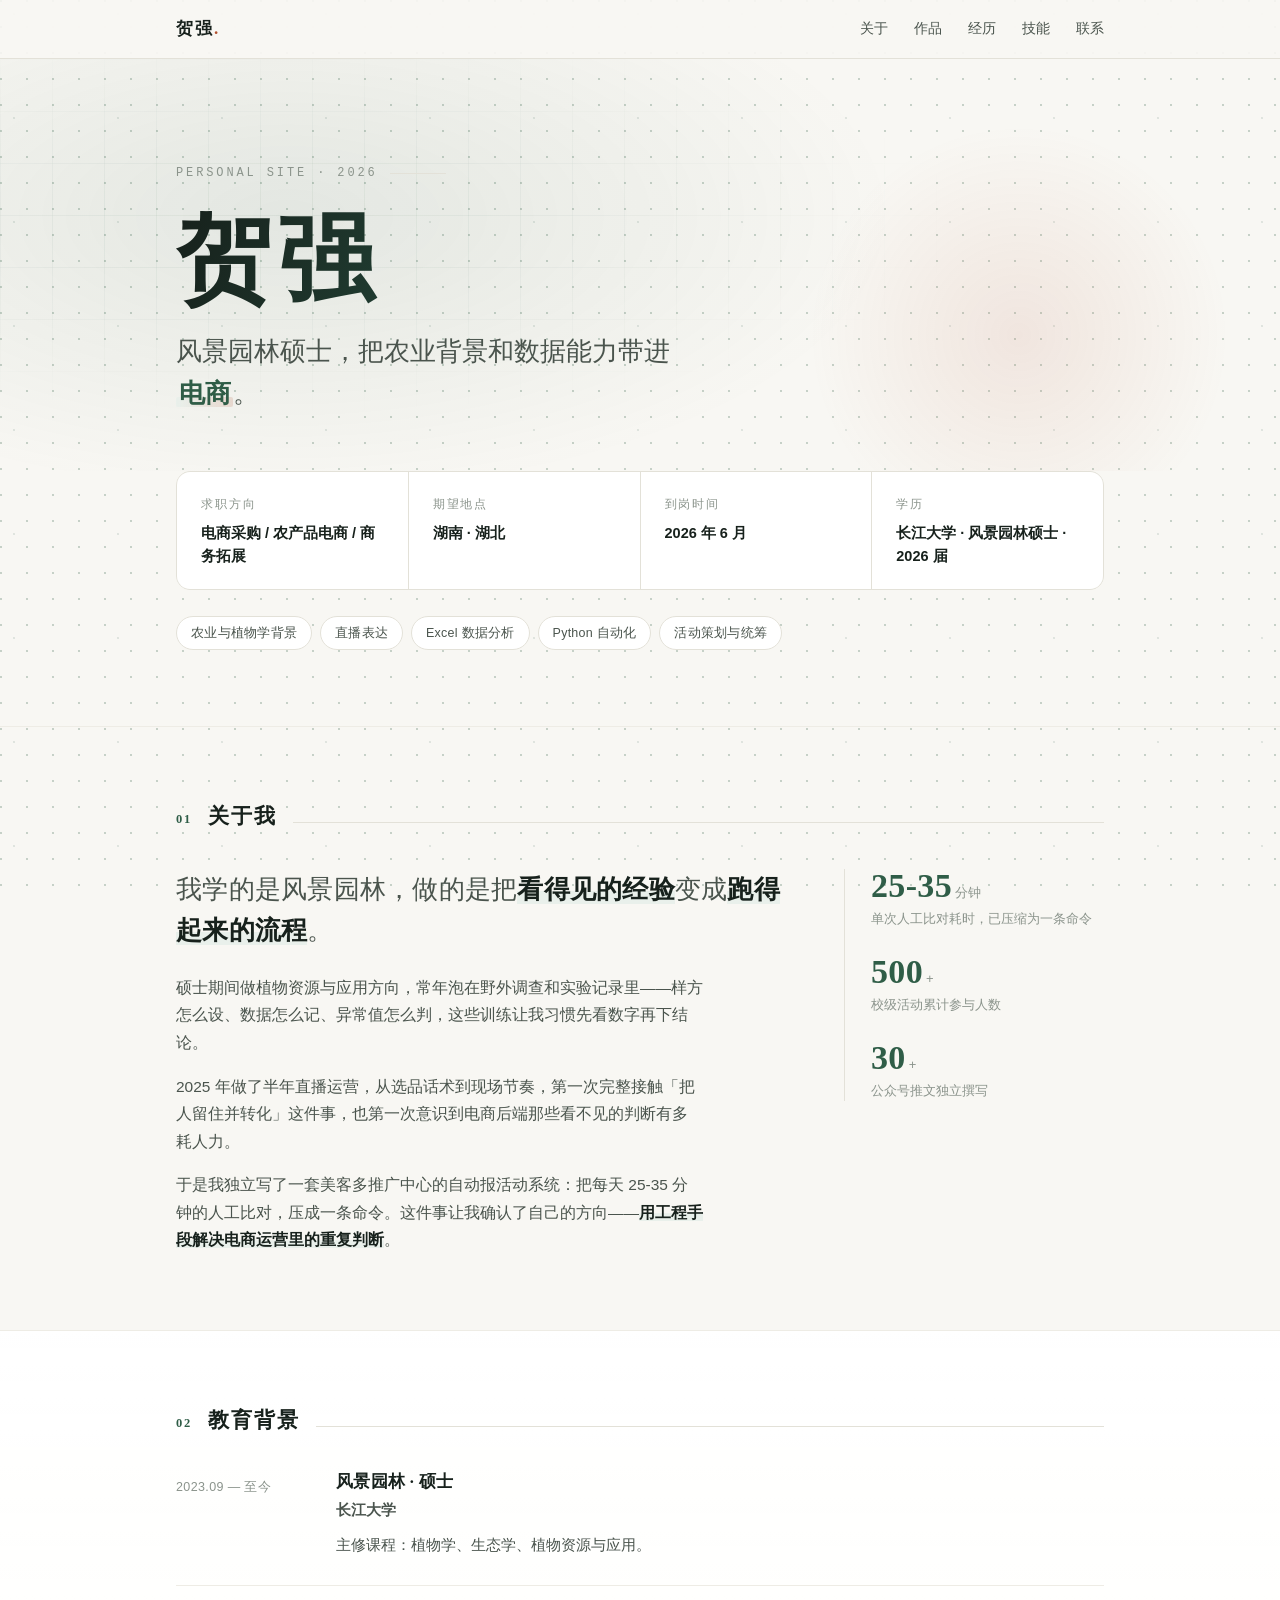
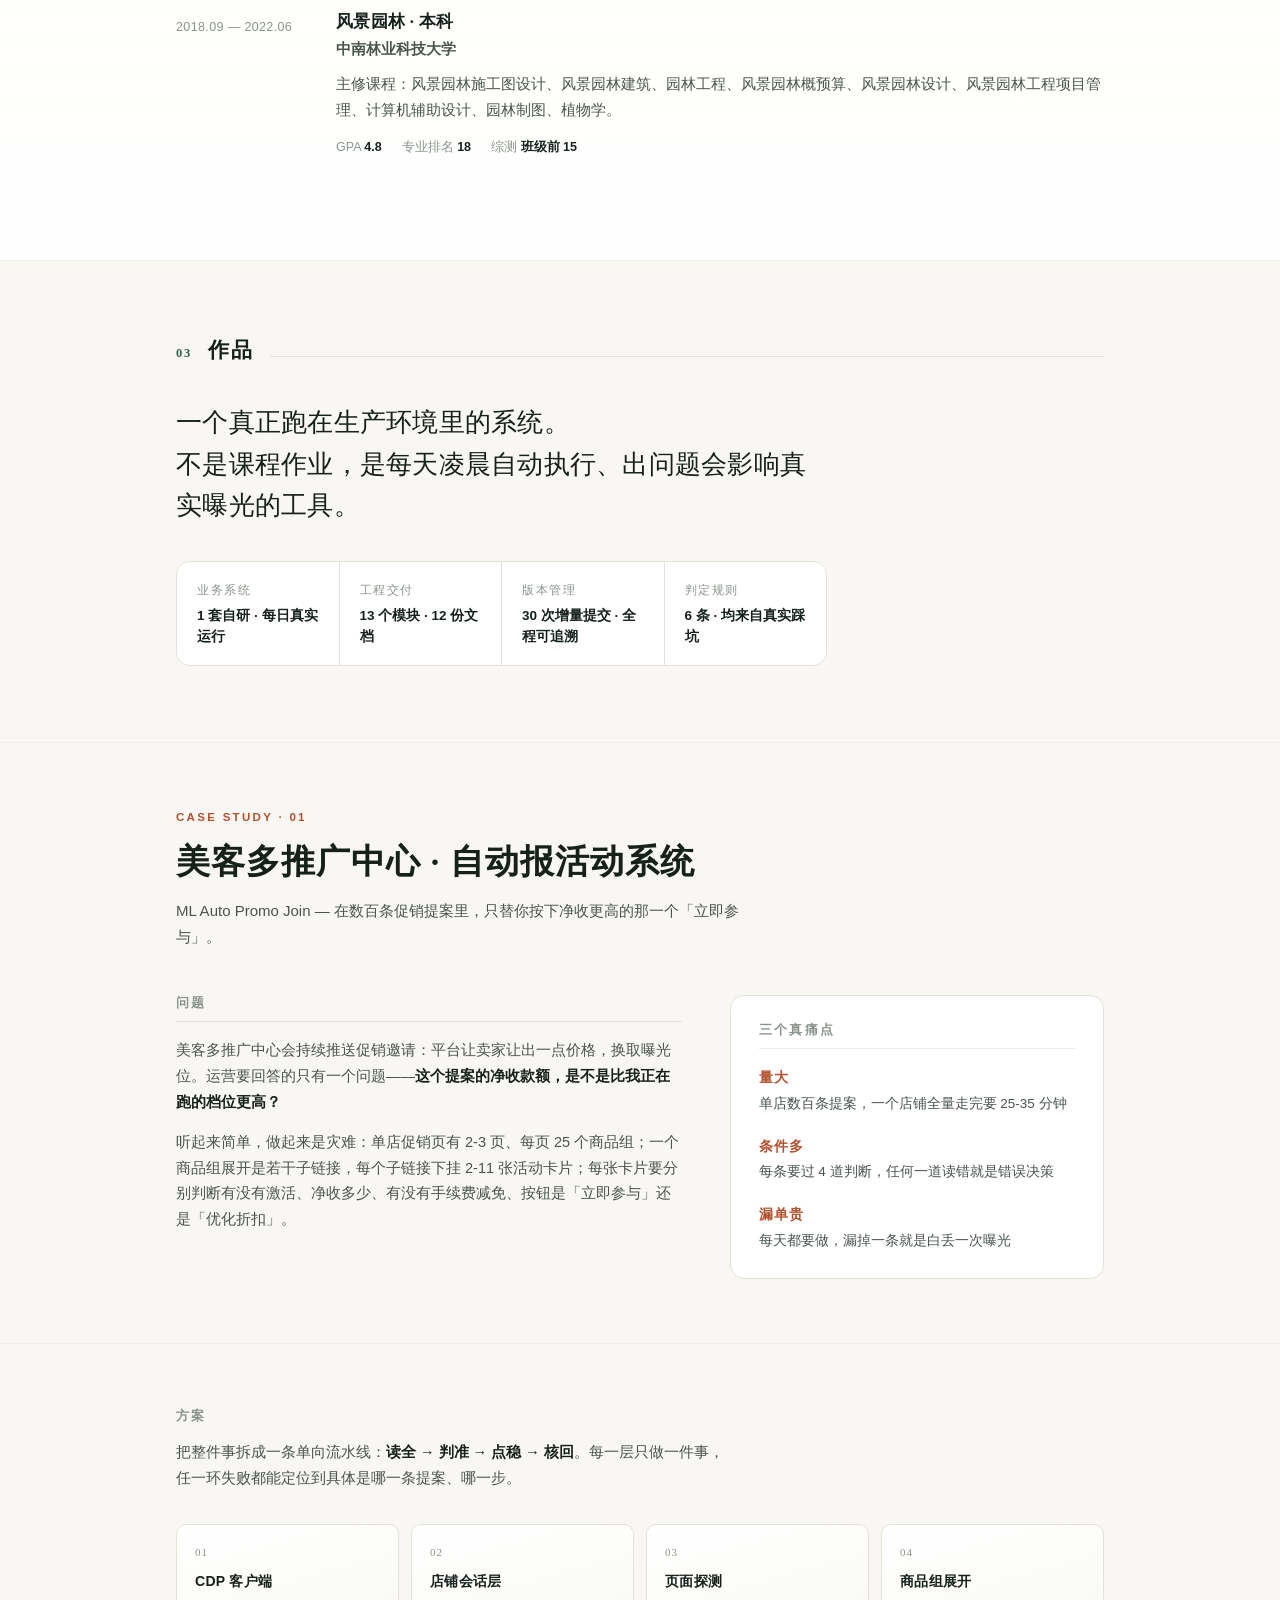
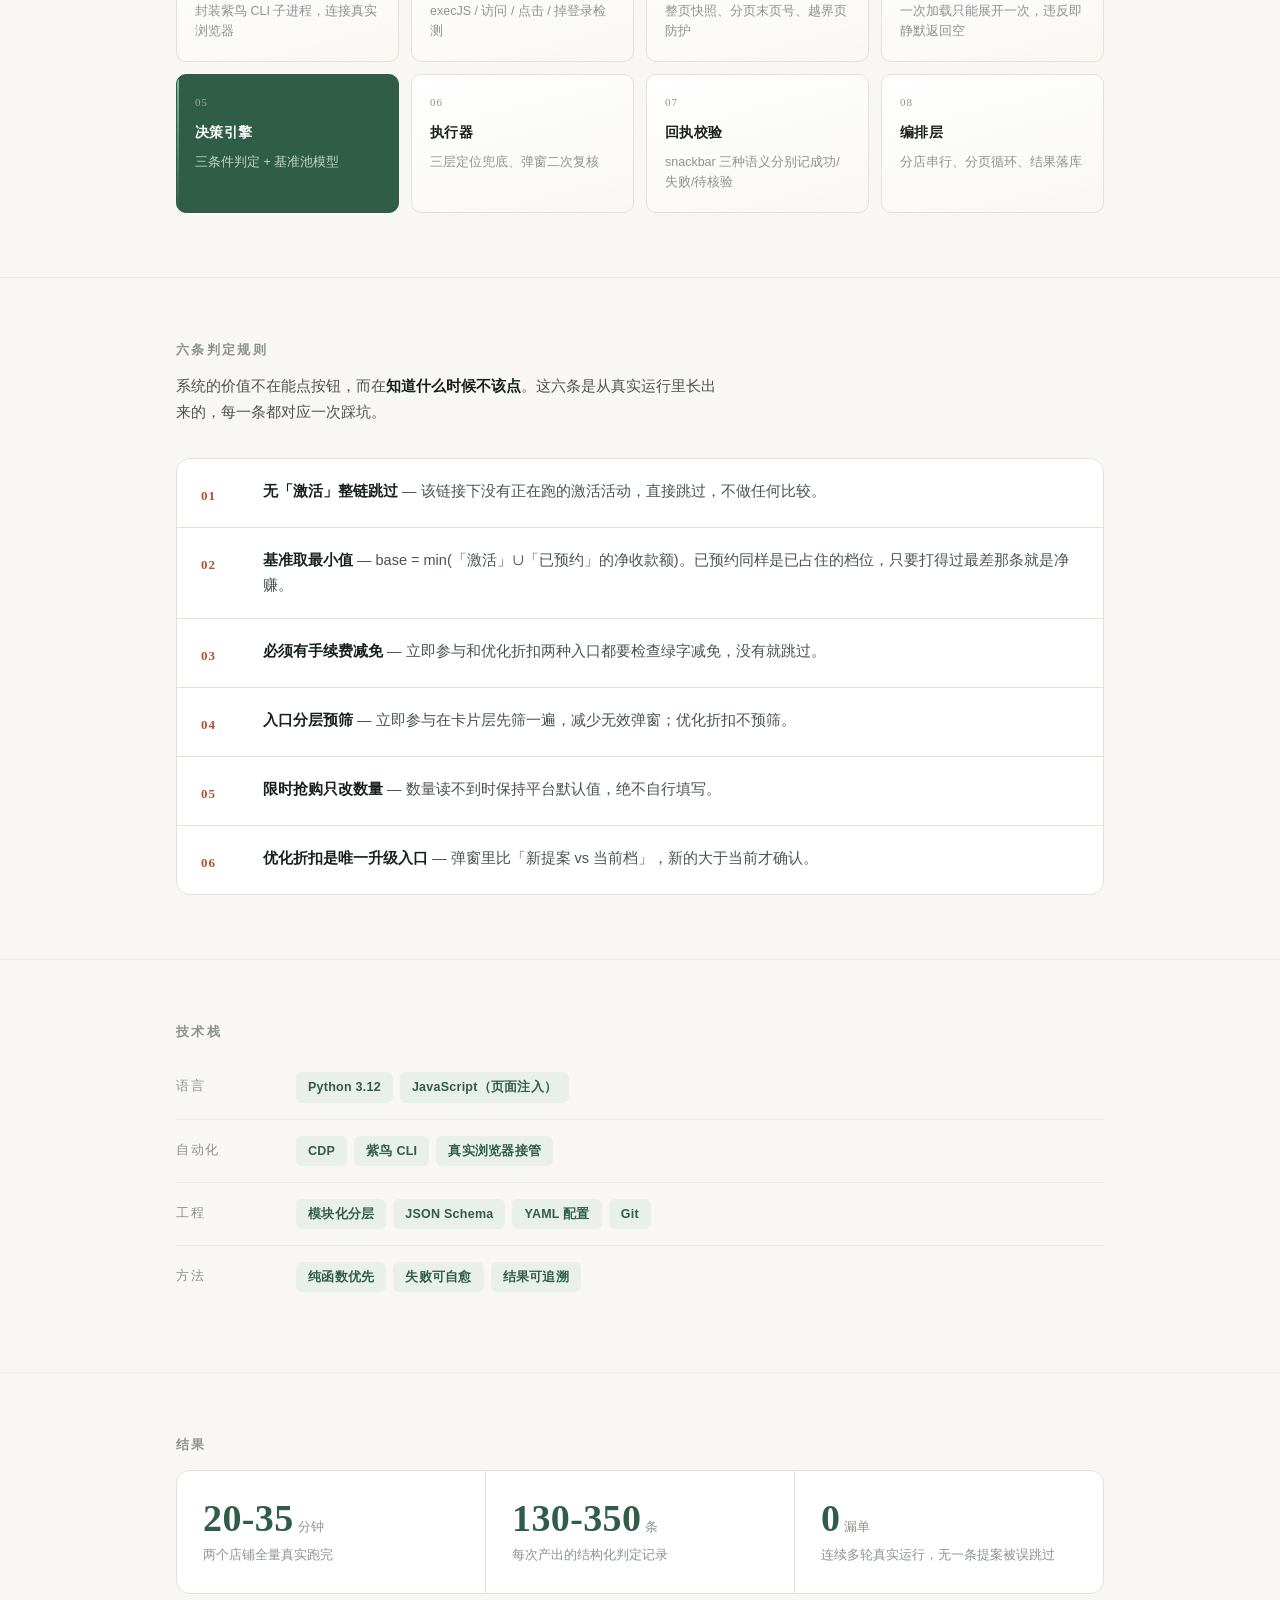
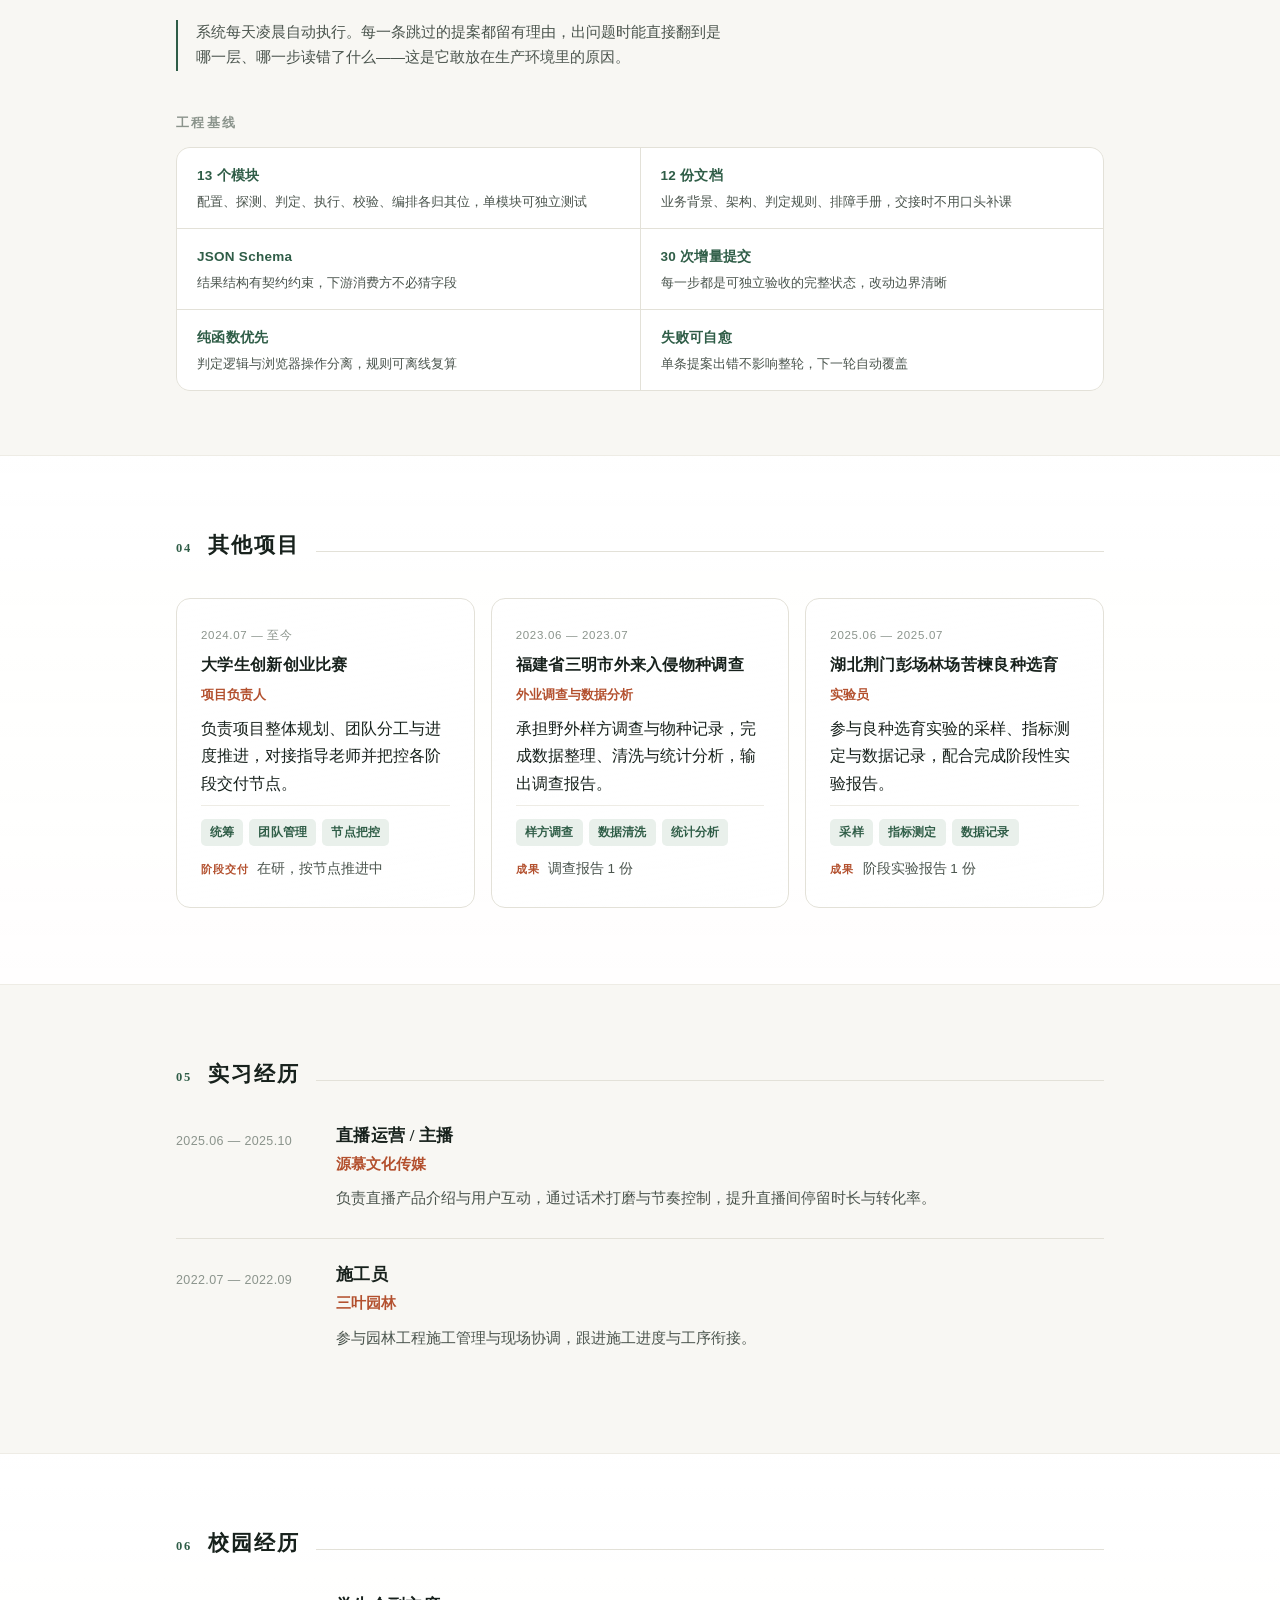
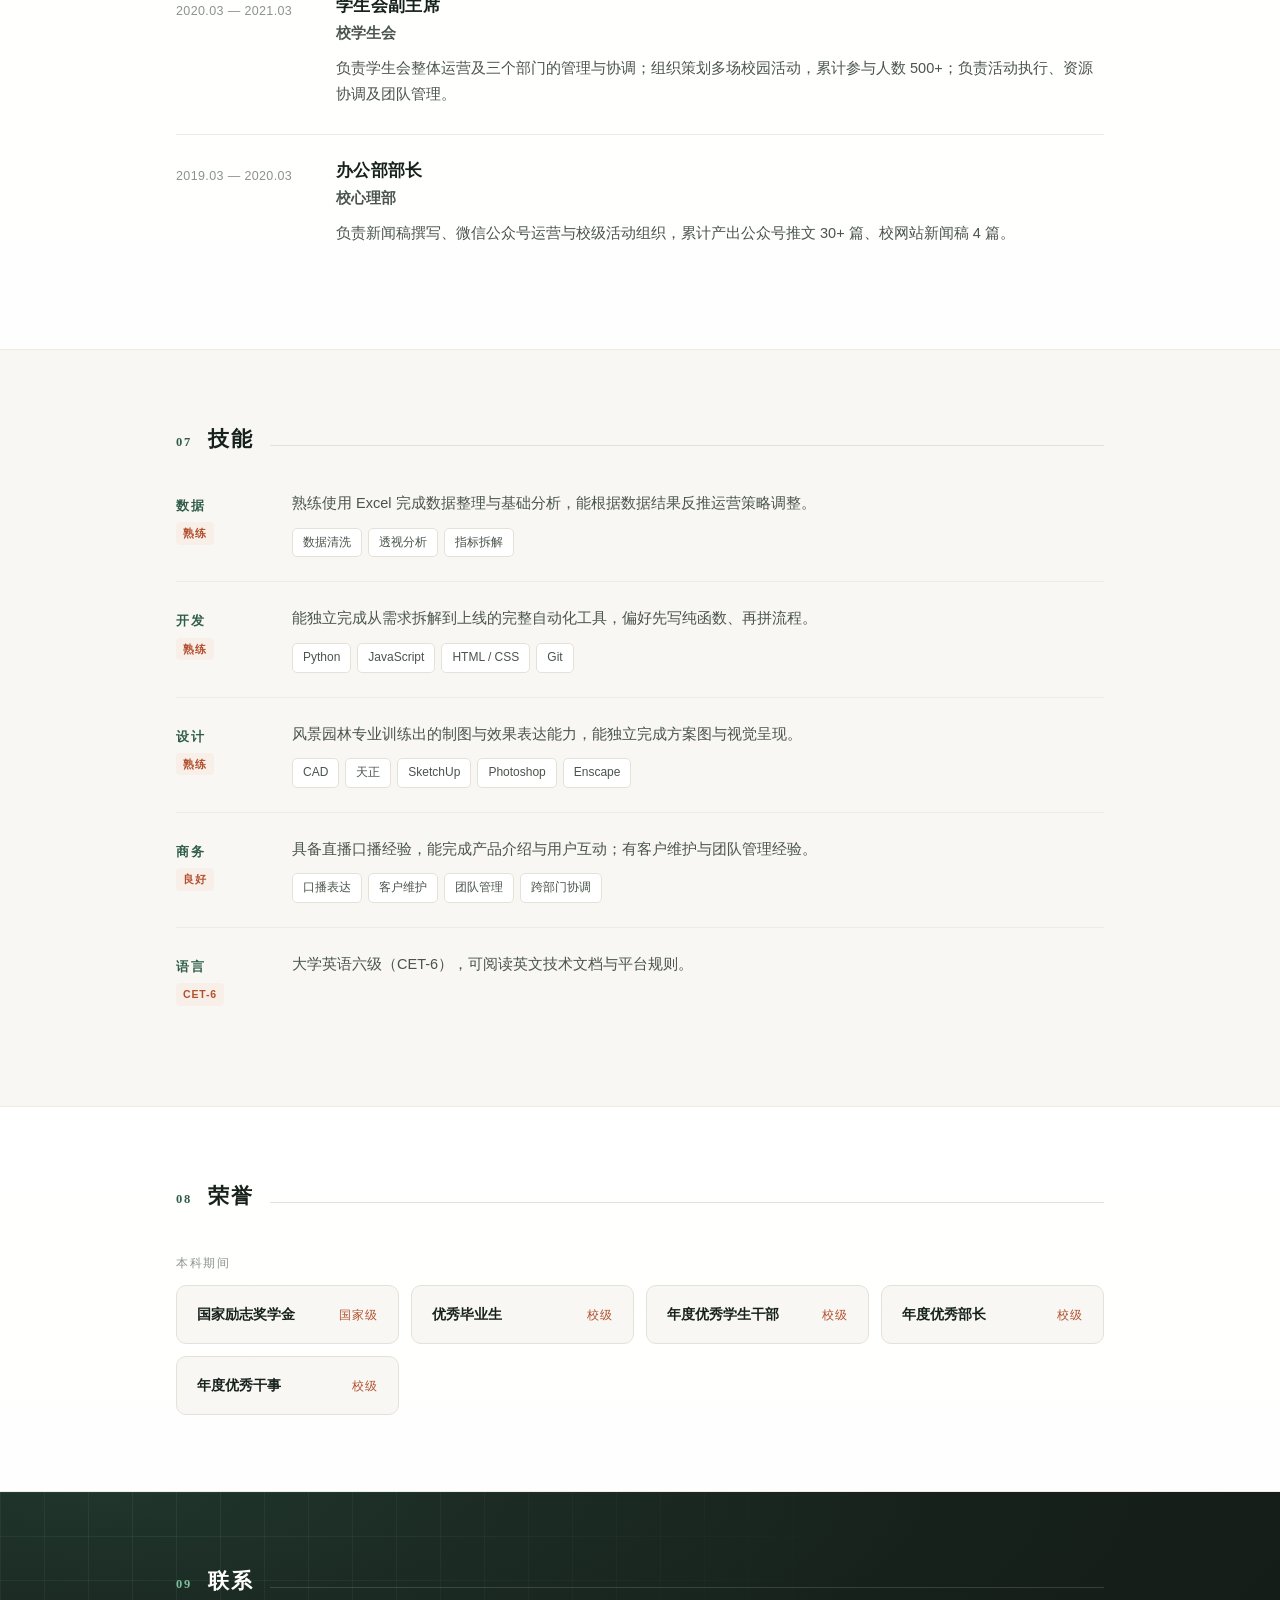
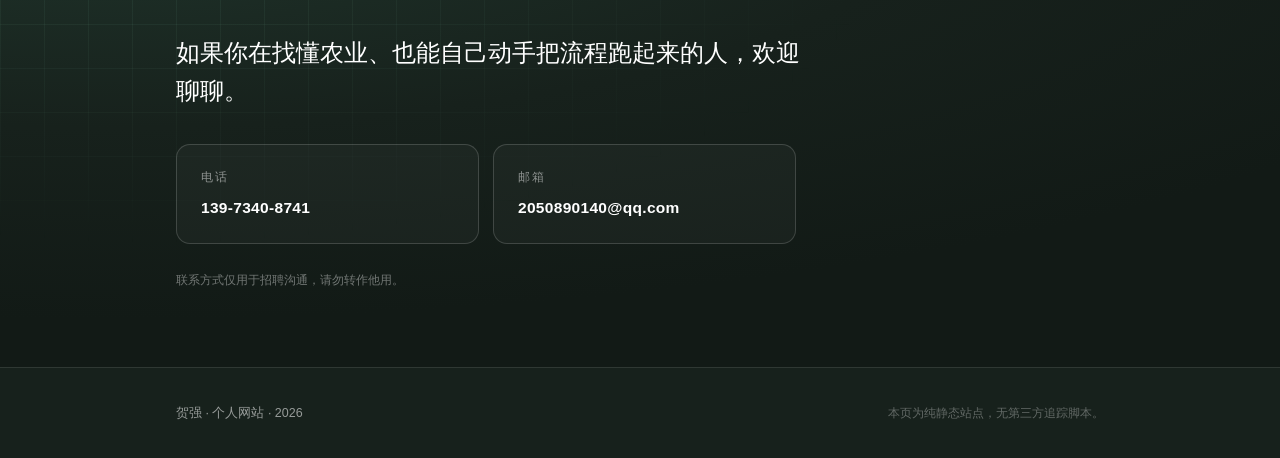
<file: index.html>
<!DOCTYPE html>
<html lang="zh-CN">
<head>
<meta charset="UTF-8">
<meta name="viewport" content="width=device-width, initial-scale=1.0">
<title>贺强 · 风景园林硕士 / 电商运营与自动化</title>
<meta name="description" content="贺强，长江大学风景园林硕士，求职方向电商采购、农产品电商、商务拓展。独立开发美客多推广中心自动报活动系统。">
<meta name="robots" content="noindex, nofollow">
<meta name="author" content="贺强">
<meta name="theme-color" content="#2f5d47">
<meta property="og:type" content="website">
<meta property="og:title" content="贺强 · 风景园林硕士 / 电商运营与自动化">
<meta property="og:description" content="长江大学风景园林硕士，求职方向电商采购、农产品电商、商务拓展。独立开发美客多推广中心自动报活动系统。">
<meta property="og:locale" content="zh_CN">
<meta name="twitter:card" content="summary">
<link rel="icon" href="data:image/svg+xml,%3Csvg xmlns='http://www.w3.org/2000/svg' viewBox='0 0 32 32'%3E%3Crect width='32' height='32' rx='7' fill='%232f5d47'/%3E%3Ctext x='16' y='22' font-size='16' font-family='Songti SC,serif' font-weight='700' fill='%23fff' text-anchor='middle'%3E贺%3C/text%3E%3C/svg%3E">
<link rel="stylesheet" href="assets/style.css">
<style>
/* 首屏关键 CSS：内联，保证 HTML 到达即可着色，不等外部样式表 */
.nav a.on{color:var(--accent);font-weight:600}
.nav a.on::after{transform:scaleX(1)}
.topbar{transition:transform .32s var(--ease),box-shadow .32s var(--ease)}
.topbar.hide{transform:translateY(-101%)}
.topbar.stuck{box-shadow:0 1px 12px rgba(23,33,28,.07)}

/* 底纹：科技网点，两层不同尺寸制造纵深（纯 CSS，零请求） */
body{
  background-color:var(--paper);
  background-image:
    radial-gradient(circle at 1px 1px,rgba(47,93,71,.10) 1px,transparent 0),
    radial-gradient(circle at 1px 1px,rgba(47,93,71,.05) 1px,transparent 0);
  background-size:26px 26px,104px 104px;
  background-position:0 0,13px 13px;
  background-attachment:fixed;
}

.cue{
  display:none;
  align-items:center;
  gap:9px;
  margin-top:30px;
  font-size:12px;
  letter-spacing:.16em;
  color:var(--ink-3);
}
.cue i{
  display:block;
  width:1px;height:26px;
  background:linear-gradient(var(--ink-3),transparent);
  animation:cueDrop 2s var(--ease) infinite;
}
@keyframes cueDrop{0%,100%{opacity:.25;transform:scaleY(.5)}50%{opacity:1;transform:scaleY(1)}}

.to-top{
  position:fixed;
  right:24px;
  bottom:24px;
  z-index:55;
  width:42px;height:42px;
  display:grid;
  place-items:center;
  border-radius:50%;
  border:1px solid var(--line);
  background:rgba(255,255,255,.94);
  -webkit-backdrop-filter:blur(8px);
  backdrop-filter:blur(8px);
  color:var(--accent);
  font-size:15px;
  box-shadow:0 4px 16px rgba(23,33,28,.12);
  opacity:0;
  transform:translateY(10px) scale(.92);
  pointer-events:none;
  transition:opacity .26s var(--ease),transform .26s var(--ease),border-color .2s var(--ease);
}
.to-top.on{opacity:1;transform:none;pointer-events:auto}
.to-top:hover{border-color:var(--accent)}
.to-top:focus-visible{outline-color:var(--accent)}

@media (max-width:640px){
  .cue{display:flex}
  .to-top{width:38px;height:38px;right:16px;bottom:16px}
}
</style>
</head>
<body>
<a class="skip-link" href="#top">跳到主要内容</a>
<header class="topbar">
    <div class="topbar-in">
      <a class="brand" href="#top">贺强<span class="brand-dot">.</span></a>
      <nav class="nav" aria-label="主导航">
        <a href="#about">关于</a>
        <a href="#work">作品</a>
        <a href="#path">经历</a>
        <a href="#skills">技能</a>
        <a href="#contact">联系</a>
      </nav>
    </div>
    <div class="progress" aria-hidden="true"><i></i></div>
  </header>

  <main id="top">
    <section class="hero">
      <canvas class="hero-canvas" aria-hidden="true"></canvas>
      <div class="hero-glow" aria-hidden="true"></div>
      <div class="wrap">
        <p class="kicker">Personal Site · 2026</p>
        <h1 class="hero-name">贺强</h1>
        <p class="hero-role">风景园林硕士，把农业背景和数据能力带进<em>电商</em>。</p>
        <p class="cue" aria-hidden="true"><i></i>向下滚动</p>
      </div>
    </section>

<section class="hero-meta">
  <div class="wrap">
    <dl class="facts">
      <div><dt>求职方向</dt><dd>电商采购 / 农产品电商 / 商务拓展</dd></div>
      <div><dt>期望地点</dt><dd>湖南 · 湖北</dd></div>
      <div><dt>到岗时间</dt><dd>2026 年 6 月</dd></div>
      <div><dt>学历</dt><dd>长江大学 · 风景园林硕士 · 2026 届</dd></div>
    </dl>
    <ul class="chips">
      <li>农业与植物学背景</li>
      <li>直播表达</li>
      <li>Excel 数据分析</li>
      <li>Python 自动化</li>
      <li>活动策划与统筹</li>
    </ul>
  </div>
</section>

<section id="about" class="sec">
  <div class="wrap">
    <div class="sec-head">
      <span class="sec-idx">01</span>
      <h2>关于我</h2>
      <i class="rule"></i>
    </div>
    <div class="about">
      <div class="about-text">
        <p class="lead">我学的是风景园林，做的是把<strong>看得见的经验</strong>变成<strong>跑得起来的流程</strong>。</p>
        <p>硕士期间做植物资源与应用方向，常年泡在野外调查和实验记录里——样方怎么设、数据怎么记、异常值怎么判，这些训练让我习惯先看数字再下结论。</p>
        <p>2025 年做了半年直播运营，从选品话术到现场节奏，第一次完整接触「把人留住并转化」这件事，也第一次意识到电商后端那些看不见的判断有多耗人力。</p>
        <p>于是我独立写了一套美客多推广中心的自动报活动系统：把每天 25-35 分钟的人工比对，压成一条命令。这件事让我确认了自己的方向——<strong>用工程手段解决电商运营里的重复判断</strong>。</p>
      </div>
      <aside class="about-side">
        <div class="side-item">
          <span class="side-num">25-35<em>分钟</em></span>
          <span class="side-label">单次人工比对耗时，已压缩为一条命令</span>
        </div>
        <div class="side-item">
          <span class="side-num">500<em>+</em></span>
          <span class="side-label">校级活动累计参与人数</span>
        </div>
        <div class="side-item">
          <span class="side-num">30<em>+</em></span>
          <span class="side-label">公众号推文独立撰写</span>
        </div>
      </aside>
    </div>
  </div>
</section>

<section id="edu" class="sec sec-alt">
  <div class="wrap">
    <div class="sec-head">
      <span class="sec-idx">02</span>
      <h2>教育背景</h2>
      <i class="rule"></i>
    </div>
    <div class="timeline">
      <article class="tl-item">
        <div class="tl-when">2023.09 — 至今</div>
        <div class="tl-body">
          <h3>风景园林 · 硕士</h3>
          <p class="tl-org">长江大学</p>
          <p>主修课程：植物学、生态学、植物资源与应用。</p>
        </div>
      </article>
      <article class="tl-item">
        <div class="tl-when">2018.09 — 2022.06</div>
        <div class="tl-body">
          <h3>风景园林 · 本科</h3>
          <p class="tl-org">中南林业科技大学</p>
          <p>主修课程：风景园林施工图设计、风景园林建筑、园林工程、风景园林概预算、风景园林设计、风景园林工程项目管理、计算机辅助设计、园林制图、植物学。</p>
          <ul class="metrics">
            <li>GPA <b>4.8</b></li>
            <li>专业排名 <b>18</b></li>
            <li>综测 <b>班级前 15</b></li>
          </ul>
        </div>
      </article>
    </div>
  </div>
</section>

<section id="work" class="sec">
  <div class="wrap">
    <div class="sec-head">
      <span class="sec-idx">03</span>
      <h2>作品</h2>
      <i class="rule"></i>
    </div>
    <div class="work-intro">
      <p class="lead">一个真正跑在生产环境里的系统。<br>不是课程作业，是每天凌晨自动执行、出问题会影响真实曝光的工具。</p>
      <dl class="work-stats">
        <div><dt>业务系统</dt><dd>1 套自研 · 每日真实运行</dd></div>
        <div><dt>工程交付</dt><dd>13 个模块 · 12 份文档</dd></div>
        <div><dt>版本管理</dt><dd>30 次增量提交 · 全程可追溯</dd></div>
        <div><dt>判定规则</dt><dd>6 条 · 均来自真实踩坑</dd></div>
      </dl>
    </div>
  </div>
</section>

<section class="sec project">
  <div class="wrap">
    <article class="case">
      <header class="case-head">
        <p class="case-kicker">Case Study · 01</p>
        <h3 class="case-title">美客多推广中心 · 自动报活动系统</h3>
        <p class="case-sub">ML Auto Promo Join — 在数百条促销提案里，只替你按下净收更高的那一个「立即参与」。</p>
      </header>

      <div class="case-grid">
        <div class="case-block">
          <h4>问题</h4>
          <p>美客多推广中心会持续推送促销邀请：平台让卖家让出一点价格，换取曝光位。运营要回答的只有一个问题——<strong>这个提案的净收款额，是不是比我正在跑的档位更高？</strong></p>
          <p>听起来简单，做起来是灾难：单店促销页有 2-3 页、每页 25 个商品组；一个商品组展开是若干子链接，每个子链接下挂 2-11 张活动卡片；每张卡片要分别判断有没有激活、净收多少、有没有手续费减免、按钮是「立即参与」还是「优化折扣」。</p>
        </div>
        <div class="case-block case-pain">
          <h4>三个真痛点</h4>
          <ul class="pain-list">
            <li><b>量大</b><span>单店数百条提案，一个店铺全量走完要 25-35 分钟</span></li>
            <li><b>条件多</b><span>每条要过 4 道判断，任何一道读错就是错误决策</span></li>
            <li><b>漏单贵</b><span>每天都要做，漏掉一条就是白丢一次曝光</span></li>
          </ul>
        </div>
      </div>
    </article>
  </div>
</section>

<section class="sec project">
  <div class="wrap">
    <article class="case">
      <h4 class="block-title">方案</h4>
      <p>把整件事拆成一条单向流水线：<strong>读全 → 判准 → 点稳 → 核回</strong>。每一层只做一件事，任一环失败都能定位到具体是哪一条提案、哪一步。</p>

      <ol class="flow" aria-label="系统架构流程">
        <li class="flow-node"><b>CDP 客户端</b><span>封装紫鸟 CLI 子进程，连接真实浏览器</span></li>
        <li class="flow-node"><b>店铺会话层</b><span>execJS / 访问 / 点击 / 掉登录检测</span></li>
        <li class="flow-node"><b>页面探测</b><span>整页快照、分页末页号、越界页防护</span></li>
        <li class="flow-node"><b>商品组展开</b><span>一次加载只能展开一次，违反即静默返回空</span></li>
        <li class="flow-node flow-hi"><b>决策引擎</b><span>三条件判定 + 基准池模型</span></li>
        <li class="flow-node"><b>执行器</b><span>三层定位兜底、弹窗二次复核</span></li>
        <li class="flow-node"><b>回执校验</b><span>snackbar 三种语义分别记成功/失败/待核验</span></li>
        <li class="flow-node"><b>编排层</b><span>分店串行、分页循环、结果落库</span></li>
      </ol>
    </article>
  </div>
</section>

<section class="sec project">
  <div class="wrap">
    <article class="case">
      <h4 class="block-title">六条判定规则</h4>
      <p>系统的价值不在能点按钮，而在<strong>知道什么时候不该点</strong>。这六条是从真实运行里长出来的，每一条都对应一次踩坑。</p>
      <ol class="rules">
        <li><span class="rn">01</span><p><b>无「激活」整链跳过</b> — 该链接下没有正在跑的激活活动，直接跳过，不做任何比较。</p></li>
        <li><span class="rn">02</span><p><b>基准取最小值</b> — base = min(「激活」∪「已预约」的净收款额)。已预约同样是已占住的档位，只要打得过最差那条就是净赚。</p></li>
        <li><span class="rn">03</span><p><b>必须有手续费减免</b> — 立即参与和优化折扣两种入口都要检查绿字减免，没有就跳过。</p></li>
        <li><span class="rn">04</span><p><b>入口分层预筛</b> — 立即参与在卡片层先筛一遍，减少无效弹窗；优化折扣不预筛。</p></li>
        <li><span class="rn">05</span><p><b>限时抢购只改数量</b> — 数量读不到时保持平台默认值，绝不自行填写。</p></li>
        <li><span class="rn">06</span><p><b>优化折扣是唯一升级入口</b> — 弹窗里比「新提案 vs 当前档」，新的大于当前才确认。</p></li>
      </ol>
    </article>
  </div>
</section>

<section class="sec project">
  <div class="wrap">
    <article class="case">
      <h4 class="block-title">技术栈</h4>
      <div class="stack">
        <div class="stack-row"><span>语言</span><ul><li>Python 3.12</li><li>JavaScript（页面注入）</li></ul></div>
        <div class="stack-row"><span>自动化</span><ul><li>CDP</li><li>紫鸟 CLI</li><li>真实浏览器接管</li></ul></div>
        <div class="stack-row"><span>工程</span><ul><li>模块化分层</li><li>JSON Schema</li><li>YAML 配置</li><li>Git</li></ul></div>
        <div class="stack-row"><span>方法</span><ul><li>纯函数优先</li><li>失败可自愈</li><li>结果可追溯</li></ul></div>
      </div>
    </article>
  </div>
</section>

<section class="sec project">
  <div class="wrap">
    <article class="case">
      <h4 class="block-title">结果</h4>
      <div class="result-grid">
        <div class="res"><b>20-35<em>分钟</em></b><span>两个店铺全量真实跑完</span></div>
        <div class="res"><b>130-350<em>条</em></b><span>每次产出的结构化判定记录</span></div>
        <div class="res"><b>0<em>漏单</em></b><span>连续多轮真实运行，无一条提案被误跳过</span></div>
      </div>
      <p class="res-note">系统每天凌晨自动执行。每一条跳过的提案都留有理由，出问题时能直接翻到是哪一层、哪一步读错了什么——这是它敢放在生产环境里的原因。</p>

      <h4 class="block-title sub-title">工程基线</h4>
      <ul class="eng-list">
        <li><b>13 个模块</b><span>配置、探测、判定、执行、校验、编排各归其位，单模块可独立测试</span></li>
        <li><b>12 份文档</b><span>业务背景、架构、判定规则、排障手册，交接时不用口头补课</span></li>
        <li><b>JSON Schema</b><span>结果结构有契约约束，下游消费方不必猜字段</span></li>
        <li><b>30 次增量提交</b><span>每一步都是可独立验收的完整状态，改动边界清晰</span></li>
        <li><b>纯函数优先</b><span>判定逻辑与浏览器操作分离，规则可离线复算</span></li>
        <li><b>失败可自愈</b><span>单条提案出错不影响整轮，下一轮自动覆盖</span></li>
      </ul>
    </article>
  </div>
</section>

<section class="sec sec-alt">
  <div class="wrap">
    <div class="sec-head">
      <span class="sec-idx">04</span>
      <h2>其他项目</h2>
      <i class="rule"></i>
    </div>
    <div class="cards">
      <article class="card">
        <p class="card-when">2024.07 — 至今</p>
        <h3>大学生创新创业比赛</h3>
        <p class="card-role">项目负责人</p>
        <p>负责项目整体规划、团队分工与进度推进，对接指导老师并把控各阶段交付节点。</p>
        <p class="card-meta"><span>统筹</span><span>团队管理</span><span>节点把控</span></p>
        <p class="card-out"><b>阶段交付</b>在研，按节点推进中</p>
      </article>
      <article class="card">
        <p class="card-when">2023.06 — 2023.07</p>
        <h3>福建省三明市外来入侵物种调查</h3>
        <p class="card-role">外业调查与数据分析</p>
        <p>承担野外样方调查与物种记录，完成数据整理、清洗与统计分析，输出调查报告。</p>
        <p class="card-meta"><span>样方调查</span><span>数据清洗</span><span>统计分析</span></p>
        <p class="card-out"><b>成果</b>调查报告 1 份</p>
      </article>
      <article class="card">
        <p class="card-when">2025.06 — 2025.07</p>
        <h3>湖北荆门彭场林场苦楝良种选育</h3>
        <p class="card-role">实验员</p>
        <p>参与良种选育实验的采样、指标测定与数据记录，配合完成阶段性实验报告。</p>
        <p class="card-meta"><span>采样</span><span>指标测定</span><span>数据记录</span></p>
        <p class="card-out"><b>成果</b>阶段实验报告 1 份</p>
      </article>
    </div>
  </div>
</section>

<section id="path" class="sec">
  <div class="wrap">
    <div class="sec-head">
      <span class="sec-idx">05</span>
      <h2>实习经历</h2>
      <i class="rule"></i>
    </div>
    <div class="timeline">
      <article class="tl-item">
        <div class="tl-when">2025.06 — 2025.10</div>
        <div class="tl-body">
          <h3>直播运营 / 主播</h3>
          <p class="tl-org">源慕文化传媒</p>
          <p>负责直播产品介绍与用户互动，通过话术打磨与节奏控制，提升直播间停留时长与转化率。</p>
        </div>
      </article>
      <article class="tl-item">
        <div class="tl-when">2022.07 — 2022.09</div>
        <div class="tl-body">
          <h3>施工员</h3>
          <p class="tl-org">三叶园林</p>
          <p>参与园林工程施工管理与现场协调，跟进施工进度与工序衔接。</p>
        </div>
      </article>
    </div>
  </div>
</section>

<section class="sec sec-alt">
  <div class="wrap">
    <div class="sec-head">
      <span class="sec-idx">06</span>
      <h2>校园经历</h2>
      <i class="rule"></i>
    </div>
    <div class="timeline">
      <article class="tl-item">
        <div class="tl-when">2020.03 — 2021.03</div>
        <div class="tl-body">
          <h3>学生会副主席</h3>
          <p class="tl-org">校学生会</p>
          <p>负责学生会整体运营及三个部门的管理与协调；组织策划多场校园活动，累计参与人数 500+；负责活动执行、资源协调及团队管理。</p>
        </div>
      </article>
      <article class="tl-item">
        <div class="tl-when">2019.03 — 2020.03</div>
        <div class="tl-body">
          <h3>办公部部长</h3>
          <p class="tl-org">校心理部</p>
          <p>负责新闻稿撰写、微信公众号运营与校级活动组织，累计产出公众号推文 30+ 篇、校网站新闻稿 4 篇。</p>
        </div>
      </article>
    </div>
  </div>
</section>

<section id="skills" class="sec">
  <div class="wrap">
    <div class="sec-head">
      <span class="sec-idx">07</span>
      <h2>技能</h2>
      <i class="rule"></i>
    </div>
    <div class="skill-matrix">
      <div class="sm-row">
        <span class="sm-key">数据<em>熟练</em></span>
        <div class="sm-val">
          <p>熟练使用 Excel 完成数据整理与基础分析，能根据数据结果反推运营策略调整。</p>
          <ul class="mini"><li>数据清洗</li><li>透视分析</li><li>指标拆解</li></ul>
        </div>
      </div>
      <div class="sm-row">
        <span class="sm-key">开发<em>熟练</em></span>
        <div class="sm-val">
          <p>能独立完成从需求拆解到上线的完整自动化工具，偏好先写纯函数、再拼流程。</p>
          <ul class="mini"><li>Python</li><li>JavaScript</li><li>HTML / CSS</li><li>Git</li></ul>
        </div>
      </div>
      <div class="sm-row">
        <span class="sm-key">设计<em>熟练</em></span>
        <div class="sm-val">
          <p>风景园林专业训练出的制图与效果表达能力，能独立完成方案图与视觉呈现。</p>
          <ul class="mini"><li>CAD</li><li>天正</li><li>SketchUp</li><li>Photoshop</li><li>Enscape</li></ul>
        </div>
      </div>
      <div class="sm-row">
        <span class="sm-key">商务<em>良好</em></span>
        <div class="sm-val">
          <p>具备直播口播经验，能完成产品介绍与用户互动；有客户维护与团队管理经验。</p>
          <ul class="mini"><li>口播表达</li><li>客户维护</li><li>团队管理</li><li>跨部门协调</li></ul>
        </div>
      </div>
      <div class="sm-row">
        <span class="sm-key">语言<em>CET-6</em></span>
        <div class="sm-val">
          <p>大学英语六级（CET-6），可阅读英文技术文档与平台规则。</p>
        </div>
      </div>
    </div>
  </div>
</section>

<section class="sec sec-alt">
  <div class="wrap">
    <div class="sec-head">
      <span class="sec-idx">08</span>
      <h2>荣誉</h2>
      <i class="rule"></i>
    </div>
    <div class="honor-year">
      <span class="hy-label">本科期间</span>
      <ul class="honor-list">
        <li><b>国家励志奖学金</b><span>国家级</span></li>
        <li><b>优秀毕业生</b><span>校级</span></li>
        <li><b>年度优秀学生干部</b><span>校级</span></li>
        <li><b>年度优秀部长</b><span>校级</span></li>
        <li><b>年度优秀干事</b><span>校级</span></li>
      </ul>
    </div>
  </div>
</section>

<section id="contact" class="sec sec-contact">
  <div class="wrap">
    <div class="sec-head">
      <span class="sec-idx">09</span>
      <h2>联系</h2>
      <i class="rule"></i>
    </div>
    <p class="contact-lead">如果你在找懂农业、也能自己动手把流程跑起来的人，欢迎聊聊。</p>
    <div class="contact-grid">
      <a class="contact-card" href="tel:13973408741">
        <span class="cc-label">电话</span>
        <span class="cc-val">139-7340-8741</span>
      </a>
      <a class="contact-card" href="mailto:2050890140@qq.com">
        <span class="cc-label">邮箱</span>
        <span class="cc-val">2050890140@qq.com</span>
      </a>
    </div>
    <p class="privacy">联系方式仅用于招聘沟通，请勿转作他用。</p>
  </div>
</section>

</main>
<footer class="foot">
  <div class="wrap">
    <p>贺强 · 个人网站 · 2026</p>
    <p class="foot-sub">本页为纯静态站点，无第三方追踪脚本。</p>
  </div>
</footer>

<button class="to-top" type="button" aria-label="回到顶部" hidden>↑</button>

<script src="assets/main.js"></script>
</body>
</html>
</file>
<file: assets/style.css>
/* ============================================================
   设计令牌
   配色取自「农业 + 电商」的复合语义：墨绿代表植物与生长，
   赭红用于强调与警示，暖白作底避免屏幕白刺眼。
   ============================================================ */
:root{
  --ink:#17211c;
  --ink-2:#4a544d;
  --ink-3:#8b948c;
  --paper:#f8f7f3;
  --panel:#ffffff;
  --line:#e3e1d8;
  --line-soft:#eeece5;
  --accent:#2f5d47;
  --accent-soft:#e9f0eb;
  --rust:#b3502e;
  --rust-soft:#f8efe9;

  --serif:"Songti SC","Noto Serif SC","Source Han Serif SC",STSong,Georgia,"Times New Roman",serif;
  --sans:-apple-system,BlinkMacSystemFont,"Segoe UI Variable Text","Segoe UI",Roboto,"PingFang SC","Hiragino Sans GB","Microsoft YaHei UI","Microsoft YaHei",sans-serif;
  --mono:ui-monospace,SFMono-Regular,"SF Mono",Menlo,Consolas,"Liberation Mono",monospace;

  --maxw:1000px;
  --gutter:36px;
  --radius:14px;
  --ease:cubic-bezier(.22,.61,.36,1);
}

/* ============================================================
   基础重置与排版
   ============================================================ */
*,*::before,*::after{margin:0;padding:0;box-sizing:border-box}
html{
  scroll-behavior:smooth;
  -webkit-text-size-adjust:100%;
}
body{
  background:var(--paper);
  color:var(--ink);
  font-family:var(--sans);
  font-size:15.5px;
  line-height:1.78;
  -webkit-font-smoothing:antialiased;
  text-rendering:optimizeLegibility;
  overflow-x:hidden;
}

/* 底纹：网点渐变制造纸面纵深，纯 CSS 零请求；深色区块自行覆盖 */
body::before{
  content:"";
  position:fixed;
  inset:0;
  z-index:-1;
  pointer-events:none;
  background-image:
    radial-gradient(circle at 1px 1px,rgba(47,93,71,.16) 1px,transparent 0),
    radial-gradient(circle at 1px 1px,rgba(47,93,71,.07) 1px,transparent 0);
  background-size:26px 26px,104px 104px;
  background-position:0 0,13px 13px;
}
img,svg{display:block;max-width:100%}
a{color:inherit;text-decoration:none}
ul,ol{list-style:none}
button{font:inherit;color:inherit;background:none;border:none;cursor:pointer}
::selection{background:var(--accent);color:#fff}
:focus-visible{
  outline:2px solid var(--accent);
  outline-offset:3px;
  border-radius:3px;
}
h1,h2,h3,h4{font-family:var(--serif);font-weight:700;letter-spacing:.02em;line-height:1.25}
strong,b{font-weight:600;color:var(--ink)}
em{font-style:normal}

/* ============================================================
   布局骨架：容器、区块、区块标题
   ============================================================ */
.wrap{
  width:100%;
  max-width:var(--maxw);
  margin-inline:auto;
  padding-inline:var(--gutter);
}
.sec{
  padding-block:76px;
  border-top:1px solid var(--line-soft);
  scroll-margin-top:64px;
}
.sec-alt{background:linear-gradient(180deg,rgba(255,255,255,.94),rgba(255,255,255,.88))}
.sec:first-of-type{border-top:none}

.sec-head{
  display:flex;
  align-items:baseline;
  gap:16px;
  margin-bottom:38px;
}
.sec-idx{
  font-family:var(--serif);
  font-size:12.5px;
  font-weight:600;
  letter-spacing:.14em;
  color:var(--accent);
}
.sec-head h2{
  font-size:21px;
  letter-spacing:.1em;
}
.sec-head .rule{
  flex:1;
  height:1px;
  background:var(--line);
  margin-bottom:5px;
}
.lead{
  font-family:var(--serif);
  font-size:clamp(19px,2.6vw,26px);
  line-height:1.6;
  letter-spacing:.01em;
  color:var(--ink);
}

/* ============================================================
   顶部导航与阅读进度条
   ============================================================ */
.topbar{
  position:sticky;
  top:0;
  z-index:60;
  background:rgba(248,247,243,.82);
  backdrop-filter:blur(16px) saturate(150%);
  -webkit-backdrop-filter:blur(16px) saturate(150%);
  border-bottom:1px solid var(--line);
}
.topbar-in{
  max-width:var(--maxw);
  margin-inline:auto;
  padding:14px var(--gutter);
  display:flex;
  align-items:center;
  justify-content:space-between;
  gap:24px;
}
.brand{
  font-family:var(--serif);
  font-size:17px;
  font-weight:700;
  letter-spacing:.12em;
}
.brand-dot{color:var(--rust)}
.nav{
  display:flex;
  gap:26px;
  font-size:13.5px;
  color:var(--ink-2);
}
.nav a{
  position:relative;
  padding-block:2px;
  transition:color .2s var(--ease);
}
.nav a::after{
  content:"";
  position:absolute;
  left:0;right:0;bottom:-3px;
  height:1.5px;
  background:var(--accent);
  transform:scaleX(0);
  transform-origin:left;
  transition:transform .26s var(--ease);
}
.nav a:hover{color:var(--ink)}
.nav a:hover::after{transform:scaleX(1)}

.progress{
  position:absolute;
  left:0;bottom:-1px;
  width:100%;
  height:2px;
  background:transparent;
}
.progress i{
  display:block;
  width:0;
  height:100%;
  background:linear-gradient(90deg,var(--accent),var(--rust));
  transition:width .1s linear;
}

/* ============================================================
   Hero：姓名与定位
   ============================================================ */
.hero{
  padding-block:104px 56px;
  position:relative;
  overflow:hidden;
  isolation:isolate;
}
.hero::before{
  content:"";
  position:absolute;
  inset:-30% 30% auto -25%;
  height:560px;
  background:radial-gradient(closest-side,rgba(47,93,71,.10),transparent);
  pointer-events:none;
  z-index:-1;
}
/* 科技感：细网格 + 渐隐，压在内容下层 */
.hero::after{
  content:"";
  position:absolute;
  inset:0;
  z-index:-1;
  pointer-events:none;
  background-image:
    linear-gradient(to right,rgba(47,93,71,.07) 1px,transparent 1px),
    linear-gradient(to bottom,rgba(47,93,71,.07) 1px,transparent 1px);
  background-size:52px 52px;
  -webkit-mask-image:radial-gradient(ellipse 70% 60% at 22% 40%,#000 0%,transparent 78%);
  mask-image:radial-gradient(ellipse 70% 60% at 22% 40%,#000 0%,transparent 78%);
}
.hero-canvas{
  position:absolute;
  inset:0;
  width:100%;
  height:100%;
  z-index:-1;
  pointer-events:none;
  opacity:0;
  transition:opacity 1.1s var(--ease);
}
.hero-canvas.on{opacity:1}
.hero-glow{
  position:absolute;
  z-index:-1;
  pointer-events:none;
  right:4%;
  top:16%;
  width:min(420px,46vw);
  aspect-ratio:1;
  border-radius:50%;
  background:radial-gradient(closest-side,rgba(179,80,46,.10),rgba(179,80,46,0));
  animation:floaty 12s ease-in-out infinite;
}
@keyframes floaty{
  0%,100%{transform:translate3d(0,0,0) scale(1)}
  50%{transform:translate3d(-16px,18px,0) scale(1.06)}
}
.hero .wrap{position:relative}
.kicker{
  font-size:12px;
  letter-spacing:.24em;
  text-transform:uppercase;
  color:var(--ink-3);
  margin-bottom:26px;
  display:flex;
  align-items:center;
  gap:12px;
  font-family:var(--mono);
}
.kicker::after{
  content:"";
  width:56px;
  height:1px;
  background:var(--line);
}
.hero-name{
  font-size:clamp(52px,9.5vw,96px);
  letter-spacing:.06em;
  line-height:1.02;
  margin-bottom:22px;
  background:linear-gradient(112deg,#17211c 0%,#24483a 38%,#2f5d47 62%,#b3502e 108%);
  -webkit-background-clip:text;
  background-clip:text;
  color:transparent;
  -webkit-text-fill-color:transparent;
}
/* 不支持背景裁剪时退回纯色，避免姓名不可见 */
@supports not ((-webkit-background-clip:text) or (background-clip:text)){
  .hero-name{
    background:none;
    color:var(--ink);
    -webkit-text-fill-color:var(--ink);
  }
}
.hero-role{
  font-family:var(--serif);
  font-size:clamp(18px,2.8vw,26px);
  line-height:1.62;
  color:var(--ink-2);
  max-width:19em;
}
.hero-role em{
  color:var(--accent);
  font-weight:600;
  position:relative;
  white-space:nowrap;
  padding-inline:.1em;
}
.hero-role em::after{
  content:"";
  position:absolute;
  left:0;right:0;bottom:.04em;
  height:.36em;
  background:linear-gradient(90deg,var(--accent-soft),rgba(179,80,46,.16));
  z-index:-1;
  border-radius:2px;
}

/* ============================================================
   Hero 下半：事实清单与标签
   ============================================================ */
.hero-meta{
  padding-bottom:76px;
}
.facts{
  display:grid;
  grid-template-columns:repeat(4,1fr);
  gap:1px;
  background:var(--line);
  border:1px solid var(--line);
  border-radius:var(--radius);
  overflow:hidden;
  margin-bottom:26px;
}
.facts > div{
  background:var(--panel);
  padding:22px 24px;
}
.facts dt{
  font-size:11.5px;
  letter-spacing:.16em;
  color:var(--ink-3);
  margin-bottom:8px;
}
.facts dd{
  font-size:14.5px;
  font-weight:600;
  color:var(--ink);
  line-height:1.55;
}
.chips{
  display:flex;
  flex-wrap:wrap;
  gap:8px;
}
.chips li{
  font-size:12.5px;
  padding:5px 14px;
  border-radius:999px;
  border:1px solid var(--line);
  background:var(--panel);
  color:var(--ink-2);
  letter-spacing:.02em;
}

/* ============================================================
   关于我：正文 + 数字侧栏
   ============================================================ */
.about{
  display:grid;
  grid-template-columns:1fr 260px;
  gap:56px;
  align-items:start;
}
.about-text .lead{margin-bottom:22px}
.about-text p{
  color:var(--ink-2);
  margin-bottom:16px;
  max-width:34em;
}
.about-text p:last-child{margin-bottom:0}
.about-text strong{
  color:var(--ink);
  box-shadow:inset 0 -.5em 0 var(--accent-soft);
}
.about-side{
  display:flex;
  flex-direction:column;
  gap:26px;
  padding-left:26px;
  border-left:1px solid var(--line);
}
.side-item{display:flex;flex-direction:column;gap:6px}
.side-num{
  font-family:var(--serif);
  font-size:34px;
  font-weight:700;
  line-height:1;
  color:var(--accent);
  letter-spacing:.01em;
}
.side-num em{
  font-size:13px;
  font-family:var(--sans);
  font-style:normal;
  font-weight:500;
  color:var(--ink-3);
  margin-left:3px;
  letter-spacing:0;
}
.side-label{
  font-size:12.5px;
  color:var(--ink-3);
  line-height:1.6;
}

/* ============================================================
   时间线（教育 / 实习 / 校园共用）
   ============================================================ */
.timeline{display:flex;flex-direction:column}
.tl-item{
  display:grid;
  grid-template-columns:132px 1fr;
  gap:28px;
  padding:26px 0;
  border-top:1px solid var(--line);
}
.tl-item:first-child{border-top:none;padding-top:0}
.tl-when{
  font-size:12.5px;
  color:var(--ink-3);
  font-variant-numeric:tabular-nums;
  letter-spacing:.03em;
  padding-top:4px;
}
.tl-body h3{
  font-size:16.5px;
  margin-bottom:5px;
}
.tl-org{
  font-size:13px;
  color:var(--accent);
  font-weight:600;
  margin-bottom:9px;
}
.tl-body p{
  font-size:14.5px;
  color:var(--ink-2);
}
.metrics{
  display:flex;
  flex-wrap:wrap;
  gap:8px 20px;
  margin-top:12px;
  font-size:12.5px;
  color:var(--ink-3);
}
.metrics b{color:var(--ink);font-weight:600}

/* ============================================================
   作品集开篇
   ============================================================ */
.work-intro{max-width:42em}
.work-intro .lead{color:var(--ink)}
.work-stats{
  display:grid;
  grid-template-columns:repeat(4,1fr);
  gap:1px;
  margin-top:34px;
  background:var(--line);
  border:1px solid var(--line);
  border-radius:var(--radius);
  overflow:hidden;
}
.work-stats > div{
  background:var(--panel);
  padding:18px 20px;
  display:flex;
  flex-direction:column;
  gap:6px;
}
.work-stats dt{
  font-size:11.5px;
  letter-spacing:.14em;
  color:var(--ink-3);
}
.work-stats dd{
  font-size:13.5px;
  font-weight:600;
  line-height:1.5;
  color:var(--ink);
}

/* ============================================================
   案例：工程基线清单
   ============================================================ */
.sub-title{margin-top:44px}
.eng-list{
  display:grid;
  grid-template-columns:repeat(2,1fr);
  gap:1px;
  background:var(--line);
  border:1px solid var(--line);
  border-radius:var(--radius);
  overflow:hidden;
}
.eng-list li{
  background:var(--panel);
  padding:16px 20px;
  display:flex;
  flex-direction:column;
  gap:4px;
}
.eng-list b{
  font-size:13.5px;
  color:var(--accent);
  letter-spacing:.02em;
}
.eng-list span{
  font-size:12.5px;
  color:var(--ink-2);
  line-height:1.6;
}

/* ============================================================
   案例：标题、双栏问题区
   ============================================================ */
.project{padding-block:64px}
.case-head{margin-bottom:44px}
.case-kicker{
  font-size:11.5px;
  letter-spacing:.2em;
  text-transform:uppercase;
  color:var(--rust);
  font-weight:600;
  margin-bottom:14px;
}
.case-title{
  font-size:clamp(24px,3.6vw,34px);
  letter-spacing:.03em;
  margin-bottom:14px;
}
.case-sub{
  font-size:15px;
  color:var(--ink-2);
  max-width:38em;
}
.case-grid{
  display:grid;
  grid-template-columns:1.35fr 1fr;
  gap:48px;
  align-items:start;
}
.case-block h4{
  font-size:13px;
  letter-spacing:.18em;
  color:var(--ink-3);
  font-family:var(--sans);
  font-weight:600;
  margin-bottom:16px;
  padding-bottom:10px;
  border-bottom:1px solid var(--line);
}
.case-block p{
  font-size:14.5px;
  color:var(--ink-2);
  margin-bottom:14px;
}
.case-block p:last-child{margin-bottom:0}
.case-pain{
  background:var(--panel);
  border:1px solid var(--line);
  border-radius:var(--radius);
  padding:26px 28px;
}
.case-pain h4{border-bottom-color:var(--line-soft)}
.pain-list{display:flex;flex-direction:column;gap:18px}
.pain-list li{display:flex;flex-direction:column;gap:3px}
.pain-list b{
  font-size:14px;
  color:var(--rust);
  letter-spacing:.08em;
}
.pain-list span{
  font-size:13.5px;
  color:var(--ink-2);
  line-height:1.65;
}

/* ============================================================
   案例：架构流水线
   ============================================================ */
.block-title{
  font-size:13px;
  letter-spacing:.18em;
  color:var(--ink-3);
  font-family:var(--sans);
  font-weight:600;
  margin-bottom:16px;
}
.case > p{
  font-size:14.5px;
  color:var(--ink-2);
  max-width:38em;
  margin-bottom:32px;
}
.flow{
  display:grid;
  grid-template-columns:repeat(4,1fr);
  gap:12px;
  counter-reset:flow;
}
.flow-node{
  position:relative;
  overflow:hidden;
  background:linear-gradient(165deg,rgba(255,255,255,.98),rgba(248,247,243,.9));
  border:1px solid var(--line);
  border-radius:10px;
  padding:18px 18px 20px;
  display:flex;
  flex-direction:column;
  gap:7px;
  counter-increment:flow;
  transition:transform .3s var(--ease),border-color .3s var(--ease),box-shadow .3s var(--ease);
}
.flow-node::after{
  content:"";
  position:absolute;
  left:0;top:0;bottom:0;
  width:2px;
  background:linear-gradient(180deg,var(--accent),rgba(47,93,71,0));
  opacity:0;
  transition:opacity .3s var(--ease);
}
.flow-node:hover::after{opacity:1}
.flow-node:hover{
  transform:translateY(-3px);
  border-color:rgba(47,93,71,.45);
  box-shadow:0 10px 24px -16px rgba(23,33,28,.35);
}
.flow-hi::after{opacity:1;background:linear-gradient(180deg,#7fbfa1,rgba(127,191,161,0))}
.flow-hi:hover{border-color:#7fbfa1}
.flow-node::before{
  content:counter(flow,decimal-leading-zero);
  font-family:var(--serif);
  font-size:11px;
  color:var(--ink-3);
  letter-spacing:.1em;
}
.flow-node b{
  font-size:14px;
  letter-spacing:.02em;
}
.flow-node span{
  font-size:12.5px;
  color:var(--ink-3);
  line-height:1.6;
}
.flow-node:hover{
  transform:translateY(-3px);
  border-color:var(--accent);
}
.flow-hi{
  background:var(--accent);
  border-color:var(--accent);
}
.flow-hi b{color:#fff}
.flow-hi span{color:rgba(255,255,255,.72)}
.flow-hi::before{color:rgba(255,255,255,.5)}

/* ============================================================
   案例：六条判定规则
   ============================================================ */
.rules{
  display:grid;
  gap:1px;
  background:var(--line);
  border:1px solid var(--line);
  border-radius:var(--radius);
  overflow:hidden;
}
.rules li{
  background:var(--panel);
  display:grid;
  grid-template-columns:44px 1fr;
  gap:18px;
  padding:20px 24px;
  align-items:start;
  transition:background .24s var(--ease);
}
.rules li:hover{background:var(--accent-soft)}
.rn{
  font-family:var(--serif);
  font-size:13px;
  font-weight:600;
  color:var(--rust);
  letter-spacing:.08em;
  padding-top:5px;
}
.rules p{
  font-size:14.5px;
  color:var(--ink-2);
  line-height:1.72;
}
.rules b{color:var(--ink)}

/* ============================================================
   案例：技术栈
   ============================================================ */
.stack{display:flex;flex-direction:column}
.stack-row{
  display:grid;
  grid-template-columns:96px 1fr;
  gap:24px;
  padding:16px 0;
  border-top:1px solid var(--line-soft);
  align-items:start;
}
.stack-row:first-child{border-top:none}
.stack-row > span{
  font-size:12.5px;
  letter-spacing:.12em;
  color:var(--ink-3);
  padding-top:3px;
}
.stack-row ul{
  display:flex;
  flex-wrap:wrap;
  gap:7px;
}
.stack-row li{
  font-size:12.5px;
  padding:4px 12px;
  border-radius:6px;
  background:var(--accent-soft);
  color:var(--accent);
  font-weight:600;
  letter-spacing:.02em;
}

/* ============================================================
   案例：结果数据
   ============================================================ */
.result-grid{
  display:grid;
  grid-template-columns:repeat(3,1fr);
  gap:1px;
  background:var(--line);
  border:1px solid var(--line);
  border-radius:var(--radius);
  overflow:hidden;
  margin-bottom:26px;
}
.res{
  background:var(--panel);
  padding:28px 26px;
  display:flex;
  flex-direction:column;
  gap:8px;
}
.res b{
  font-family:var(--serif);
  font-size:clamp(26px,4vw,38px);
  font-weight:700;
  color:var(--accent);
  line-height:1;
  letter-spacing:.01em;
}
.res b em{
  font-family:var(--sans);
  font-size:13px;
  font-style:normal;
  font-weight:500;
  color:var(--ink-3);
  margin-left:4px;
  letter-spacing:0;
}
.res span{
  font-size:12.5px;
  color:var(--ink-3);
  line-height:1.6;
}
.res-note{
  font-size:14px;
  color:var(--ink-2);
  max-width:38em;
  padding-left:18px;
  border-left:2px solid var(--accent);
}

/* ============================================================
   其他项目：卡片
   ============================================================ */
.cards{
  display:grid;
  grid-template-columns:repeat(3,1fr);
  gap:16px;
}
.card{
  position:relative;
  overflow:hidden;
  background:linear-gradient(170deg,rgba(255,255,255,.96),rgba(255,255,255,.72));
  border:1px solid var(--line);
  border-radius:var(--radius);
  padding:26px 24px;
  display:flex;
  flex-direction:column;
  gap:8px;
  transition:transform .3s var(--ease),border-color .3s var(--ease),box-shadow .3s var(--ease);
}
/* 顶部一道强调色，hover 时拉满 */
.card::before{
  content:"";
  position:absolute;
  left:0;right:0;top:0;
  height:2px;
  background:linear-gradient(90deg,var(--accent),var(--rust));
  transform:scaleX(0);
  transform-origin:left;
  transition:transform .4s var(--ease);
}
.card:hover::before{transform:scaleX(1)}
.card:hover{
  transform:translateY(-4px);
  border-color:rgba(47,93,71,.42);
  box-shadow:0 12px 30px -14px rgba(23,33,28,.24);
}
.card-when{
  font-size:11.5px;
  color:var(--ink-3);
  letter-spacing:.06em;
  font-variant-numeric:tabular-nums;
}
.card h3{
  font-size:15.5px;
  line-height:1.5;
}
.card-role{
  font-size:12.5px;
  color:var(--rust);
  font-weight:600;
}
.card > p:last-child{
  font-size:13.5px;
  color:var(--ink-2);
  line-height:1.7;
  margin-top:4px;
}

/* 卡片：技能标签与结果行 */
.card-meta{
  display:flex;
  flex-wrap:wrap;
  gap:6px;
  padding-top:13px;
  margin-top:auto;
  border-top:1px solid var(--line-soft);
}
.card-meta span{
  font-size:11.5px;
  padding:3px 9px;
  border-radius:5px;
  background:var(--accent-soft);
  color:var(--accent);
  font-weight:600;
  letter-spacing:.02em;
}
.card-out{
  font-size:12.5px;
  color:var(--ink-2);
  display:flex;
  gap:8px;
  align-items:baseline;
  line-height:1.6;
}
.card-out b{
  flex-shrink:0;
  font-size:11px;
  letter-spacing:.1em;
  color:var(--rust);
  font-weight:600;
}

/* ============================================================
   实习经历（复用时间线，略作区分）
   ============================================================ */
#path .tl-org{color:var(--rust)}

/* ============================================================
   校园经历
   ============================================================ */
.sec-alt .tl-item{border-top-color:var(--line-soft)}

/* ============================================================
   技能矩阵
   ============================================================ */
.skill-matrix{display:flex;flex-direction:column}
.sm-row{
  display:grid;
  grid-template-columns:88px 1fr;
  gap:28px;
  padding:24px 0;
  border-top:1px solid var(--line-soft);
  align-items:start;
}
.sm-row:first-child{border-top:none;padding-top:0}
.sm-key{
  font-size:12.5px;
  letter-spacing:.16em;
  color:var(--accent);
  font-weight:600;
  padding-top:4px;
  display:flex;
  flex-direction:column;
  gap:5px;
}
.sm-key em{
  font-style:normal;
  font-size:10.5px;
  letter-spacing:.08em;
  font-weight:600;
  color:var(--rust);
  padding:2px 7px;
  border-radius:4px;
  background:var(--rust-soft);
  align-self:flex-start;
}
.sm-val p{
  font-size:14.5px;
  color:var(--ink-2);
}
.mini{
  display:flex;
  flex-wrap:wrap;
  gap:6px;
  margin-top:11px;
}
.mini li{
  font-size:12px;
  padding:3px 10px;
  border-radius:5px;
  background:var(--panel);
  border:1px solid var(--line);
  color:var(--ink-2);
}

/* ============================================================
   荣誉
   ============================================================ */
.honor-year + .honor-year{margin-top:26px}
.hy-label{
  display:inline-block;
  font-size:11.5px;
  letter-spacing:.14em;
  color:var(--ink-3);
  margin-bottom:12px;
}
.honor-list{
  display:grid;
  grid-template-columns:repeat(auto-fill,minmax(200px,1fr));
  gap:12px;
}
.honor-list li{
  background:var(--paper);
  border:1px solid var(--line);
  border-radius:10px;
  padding:16px 20px;
  display:flex;
  align-items:baseline;
  justify-content:space-between;
  gap:10px;
}
.honor-list b{
  font-size:14px;
  font-weight:600;
}
.honor-list span{
  font-size:11.5px;
  color:var(--rust);
  letter-spacing:.08em;
  flex-shrink:0;
}

/* ============================================================
   联系
   ============================================================ */
.sec-contact{
  position:relative;
  overflow:hidden;
  isolation:isolate;
  background:radial-gradient(120% 90% at 8% 0%,#20352c 0%,#17211c 55%,#121a16 100%);
  color:#fff;
}
.sec-contact::after{
  content:"";
  position:absolute;
  inset:0;
  z-index:-1;
  pointer-events:none;
  background-image:
    linear-gradient(to right,rgba(127,191,161,.10) 1px,transparent 1px),
    linear-gradient(to bottom,rgba(127,191,161,.10) 1px,transparent 1px);
  background-size:44px 44px;
  -webkit-mask-image:radial-gradient(ellipse 80% 90% at 12% 10%,#000,transparent 72%);
  mask-image:radial-gradient(ellipse 80% 90% at 12% 10%,#000,transparent 72%);
}
.sec-contact .sec-head h2{color:#fff}
.sec-contact .sec-idx{color:#7fbfa1}
.sec-contact .rule{background:rgba(255,255,255,.14)}
.contact-lead{
  font-family:var(--serif);
  font-size:clamp(18px,2.6vw,24px);
  line-height:1.6;
  margin-bottom:34px;
  max-width:26em;
}
.contact-grid{
  display:grid;
  grid-template-columns:repeat(2,minmax(0,1fr));
  gap:14px;
  max-width:620px;
}
.contact-card{
  display:flex;
  flex-direction:column;
  gap:6px;
  padding:22px 24px;
  border:1px solid rgba(255,255,255,.16);
  border-radius:var(--radius);
  background:rgba(255,255,255,.03);
  transition:border-color .26s var(--ease),background .26s var(--ease),transform .26s var(--ease),box-shadow .26s var(--ease);
}
.contact-card:hover{
  border-color:#7fbfa1;
  background:rgba(127,191,161,.08);
  transform:translateY(-2px);
  box-shadow:0 12px 30px -18px rgba(0,0,0,.9);
}
.cc-label{
  font-size:11.5px;
  letter-spacing:.18em;
  color:rgba(255,255,255,.5);
}
.cc-val{
  font-size:15.5px;
  font-weight:600;
  letter-spacing:.02em;
}
.privacy{
  margin-top:26px;
  font-size:11.5px;
  color:rgba(255,255,255,.4);
}

/* ============================================================
   页脚
   ============================================================ */
.foot{
  background:var(--ink);
  border-top:1px solid rgba(255,255,255,.1);
  padding-block:34px;
  color:rgba(255,255,255,.55);
  font-size:12.5px;
}
.foot .wrap{
  display:flex;
  flex-wrap:wrap;
  gap:8px 24px;
  justify-content:space-between;
  align-items:center;
}
.foot-sub{color:rgba(255,255,255,.32);font-size:11.5px}

/* ============================================================
   响应式 · 平板（≤900px）
   ============================================================ */
@media (max-width:900px){
  :root{--gutter:26px}
  .about{
    grid-template-columns:1fr;
    gap:34px;
  }
  .about-side{
    flex-direction:row;
    flex-wrap:wrap;
    gap:32px;
    padding-left:0;
    padding-top:26px;
    border-left:none;
    border-top:1px solid var(--line);
  }
  .side-item{flex:1 1 140px}
  .case-grid{grid-template-columns:1fr;gap:32px}
  .flow{grid-template-columns:repeat(2,1fr)}
  .cards{grid-template-columns:1fr}
  .facts{grid-template-columns:repeat(2,1fr)}
  .result-grid{grid-template-columns:1fr}
  .res{padding:22px 24px}
  .work-stats{grid-template-columns:repeat(2,1fr)}
}

/* ============================================================
   响应式 · 手机（≤640px）
   ============================================================ */
@media (max-width:640px){
  body{font-size:15px;line-height:1.72}
  :root{--gutter:20px;--radius:12px}

  .hero{padding-block:64px 36px}
  .hero-name{font-size:clamp(44px,14vw,64px)}
  .hero-meta{padding-bottom:52px}
  .facts{grid-template-columns:1fr}
  .facts > div{padding:16px 20px}

  .sec{padding-block:52px}
  .project{padding-block:44px}
  .sec-head{margin-bottom:28px;gap:12px}

  .nav{gap:16px;font-size:12.5px}
  .topbar-in{padding-block:12px}

  .tl-item{
    grid-template-columns:1fr;
    gap:6px;
  }
  .tl-when{padding-top:0}

  .flow{grid-template-columns:1fr}
  .rules li{grid-template-columns:32px 1fr;gap:12px;padding:17px 18px}
  .stack-row{grid-template-columns:1fr;gap:8px}
  .sm-row{grid-template-columns:1fr;gap:8px;padding:20px 0}
  .work-stats{grid-template-columns:1fr}
  .eng-list{grid-template-columns:1fr}

  .contact-grid{grid-template-columns:1fr}
  .honor-list{grid-template-columns:1fr}

  .about-side{gap:22px}
  .side-num{font-size:28px}
}

/* ============================================================
   动效：滚动进场（配合 assets/main.js）
   默认可见，JS 生效时才降级为「先隐藏后显现」，
   避免禁用 JS 时整页空白。
   ============================================================ */
.reveal-ready .reveal{
  opacity:0;
  transform:translateY(16px);
  transition:opacity .7s var(--ease),transform .7s var(--ease);
}
.reveal-ready .reveal.is-in{
  opacity:1;
  transform:none;
}
@media (prefers-reduced-motion:reduce){
  html{scroll-behavior:auto}
  .reveal-ready .reveal{
    opacity:1 !important;
    transform:none !important;
    transition:none !important;
  }
  .hero-glow{animation:none !important}
  *{animation-duration:.001ms !important;transition-duration:.001ms !important}
}

/* ============================================================
   无障碍：跳转链接与屏幕阅读器专用文本
   ============================================================ */
.skip-link{
  position:absolute;
  left:16px;
  top:-64px;
  z-index:100;
  padding:10px 18px;
  background:var(--accent);
  color:#fff;
  border-radius:8px;
  font-size:13.5px;
  font-weight:600;
  letter-spacing:.02em;
  transition:top .2s var(--ease);
}
.skip-link:focus{
  top:12px;
  outline-color:#fff;
}
.sr-only{
  position:absolute;
  width:1px;height:1px;
  padding:0;margin:-1px;
  overflow:hidden;
  clip:rect(0,0,0,0);
  white-space:nowrap;
  border:0;
}

/* ============================================================
   打印：A4 友好
   ============================================================ */
@media print{
  :root{
    --paper:#fff;
    --panel:#fff;
    --line:#cfcabf;
    --line-soft:#e2ddd3;
    --ink:#111;
    --ink-2:#333;
    --ink-3:#666;
  }
  body{font-size:10.5pt;line-height:1.6}
  .topbar,.progress{display:none}
  .hero{padding-block:0 16pt}
  .hero-meta{padding-bottom:18pt}
  .sec{padding-block:16pt;border-top:1px solid var(--line);page-break-inside:avoid}
  .project{padding-block:12pt}
  .sec-contact{background:#fff;color:#111}
  .sec-contact .sec-head h2{color:#111}
  .sec-contact .sec-idx{color:#333}
  .sec-contact .rule{background:var(--line)}
  .contact-card{border-color:var(--line)}
  .cc-label,.privacy{color:#666}
  .flow-node,.card,.rules li,.res,.contact-card{break-inside:avoid}
  .flow-node,.card,.contact-card{background:#fff !important;box-shadow:none !important}
  .card::before,.flow-node::after{display:none}
  .hero-canvas,.hero-glow,.hero::after,.sec-contact::after,body::before{display:none !important}
  .hero-name{
    background:none !important;
    color:#111 !important;
    -webkit-text-fill-color:#111 !important;
  }
  .foot{display:none}
  a{text-decoration:none;color:inherit}
  .chips li,.mini li{border-color:var(--line)}
}
</file>
